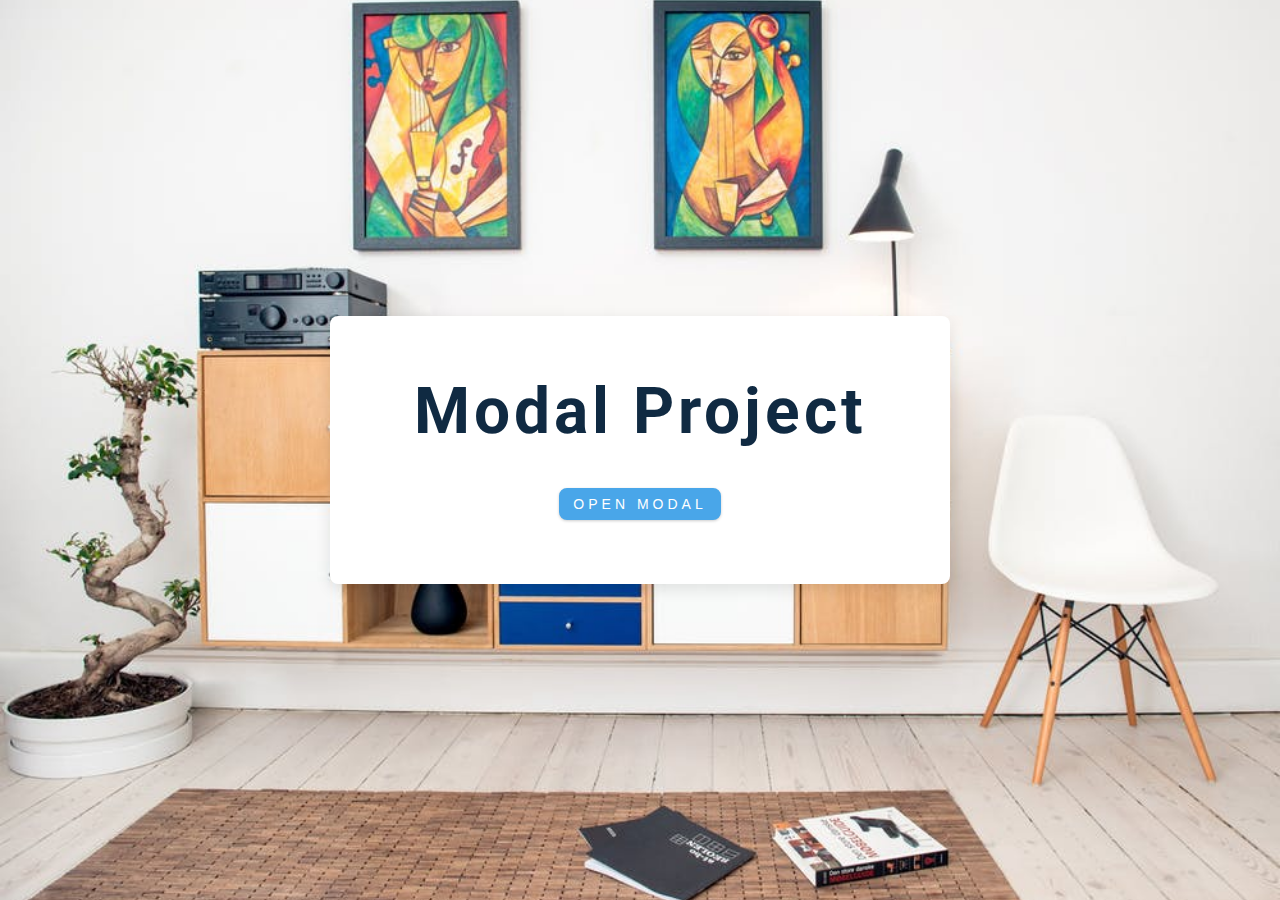
<file: completed-projects/06-modal/index.html>
<!DOCTYPE html>
<html lang="en">
  <head>
    <meta charset="UTF-8" />
    <meta name="viewport" content="width=device-width, initial-scale=1.0" />
    <title>Modal</title>
    <!-- font-awesome -->
    <link
      rel="stylesheet"
      href="https://cdnjs.cloudflare.com/ajax/libs/font-awesome/5.14.0/css/all.min.css"
    />
    <!-- styles -->
    <link rel="stylesheet" href="styles.css" />
  </head>
  <body>
    <!-- hero -->
    <header class="hero">
      <div class="banner">
        <h1>modal project</h1>
        <button class="btn modal-btn">
          open modal
        </button>
      </div>
    </header>
    <!-- modal -->
    <div class="modal-overlay">
      <div class="modal-container">
        <h3>modal content</h3>
        <button class="close-btn"><i class="fas fa-times"></i></button>
      </div>
    </div>
    <!-- javascript -->
    <script src="app.js"></script>
  </body>
</html>
</file>
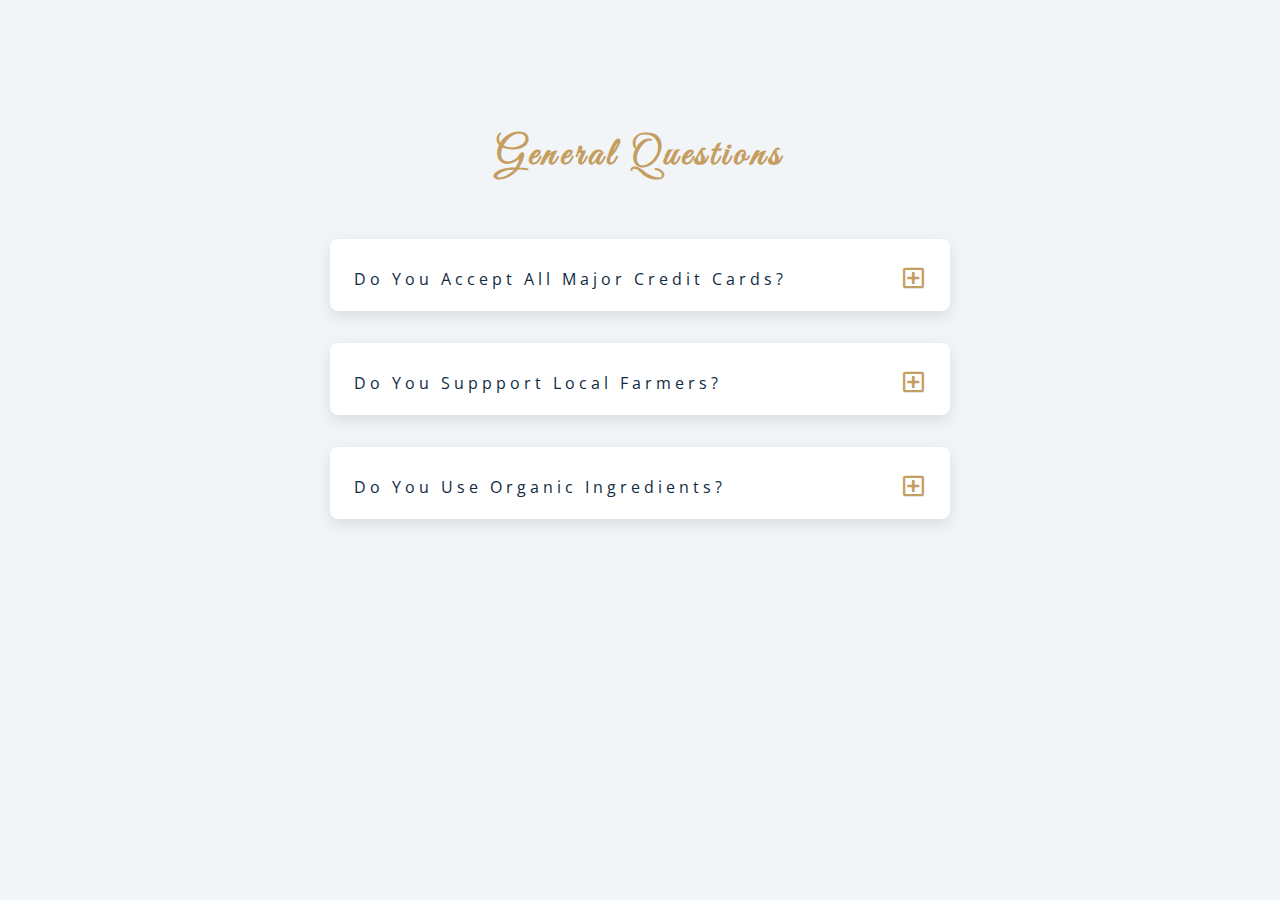
<file: completed-projects/07-questions/index.html>
<!DOCTYPE html>
<html lang="en">
  <head>
    <meta charset="UTF-8" />
    <meta name="viewport" content="width=device-width, initial-scale=1.0" />
    <title>Q & A</title>
    <!-- font-awesome -->
    <link rel="stylesheet" href="https://cdnjs.cloudflare.com/ajax/libs/font-awesome/5.14.0/css/all.min.css" />
    <!-- extra fonts -->
    <link
      href="https://fonts.googleapis.com/css?family=Great+Vibes&display=swap"
      rel="stylesheet"
    />
    <!-- styles -->
    <link rel="stylesheet" href="styles.css" />
  </head>
  <body>
      <section class="questions">
        <!-- title -->
        <div class="title">
          <h2>general questions</h2>
        </div>
        <!-- questions -->
        <div class="section-center">
          <!-- single question -->
          <article class="question">
            <!-- question title -->
            <div class="question-title">
              <p>do you accept all major credit cards?</p>
              <button type="button" class="question-btn">
                <span class="plus-icon">
                  <i class="far fa-plus-square"></i>
                </span>
                <span class="minus-icon">
                  <i class="far fa-minus-square"></i>
                </span>
              </button>
            </div>
            <!-- question text -->
            <div class="question-text">
              <p>
                Lorem ipsum dolor sit amet, consectetur adipisicing elit. Est
                dolore illo dolores quia nemo doloribus quaerat, magni numquam
                repellat reprehenderit.
              </p>
            </div>
          </article>
          <!-- end of single question -->
          <!-- single question -->
          <article class="question">
            <!-- question title -->
            <div class="question-title">
              <p>do you suppport local farmers?</p>
              <button type="button" class="question-btn">
                <span class="plus-icon">
                  <i class="far fa-plus-square"></i>
                </span>
                <span class="minus-icon">
                  <i class="far fa-minus-square"></i>
                </span>
              </button>
            </div>
            <!-- question text -->
            <div class="question-text">
              <p>
                Lorem ipsum dolor sit amet, consectetur adipisicing elit. Est
                dolore illo dolores quia nemo doloribus quaerat, magni numquam
                repellat reprehenderit.
              </p>
            </div>
          </article>
          <!-- end of single question -->
          <!-- single question -->
          <article class="question">
            <!-- question title -->
            <div class="question-title">
              <p>do you use organic ingredients?</p>
              <!-- button -->
              <button type="button" class="question-btn">
                <span class="plus-icon">
                  <i class="far fa-plus-square"></i>
                </span>
                <span class="minus-icon">
                  <i class="far fa-minus-square"></i>
                </span>
              </button>
            </div>
            <!-- question text -->
            <div class="question-text">
              <p>
                Lorem ipsum dolor sit amet, consectetur adipisicing elit. Est
                dolore illo dolores quia nemo doloribus quaerat, magni numquam
                repellat reprehenderit.
              </p>
            </div>
          </article>
          <!-- end of single question -->
      </section>
    </main>
    <!-- javascript -->
    <script src="app.js"></script>
  </body>
</html>
</file>
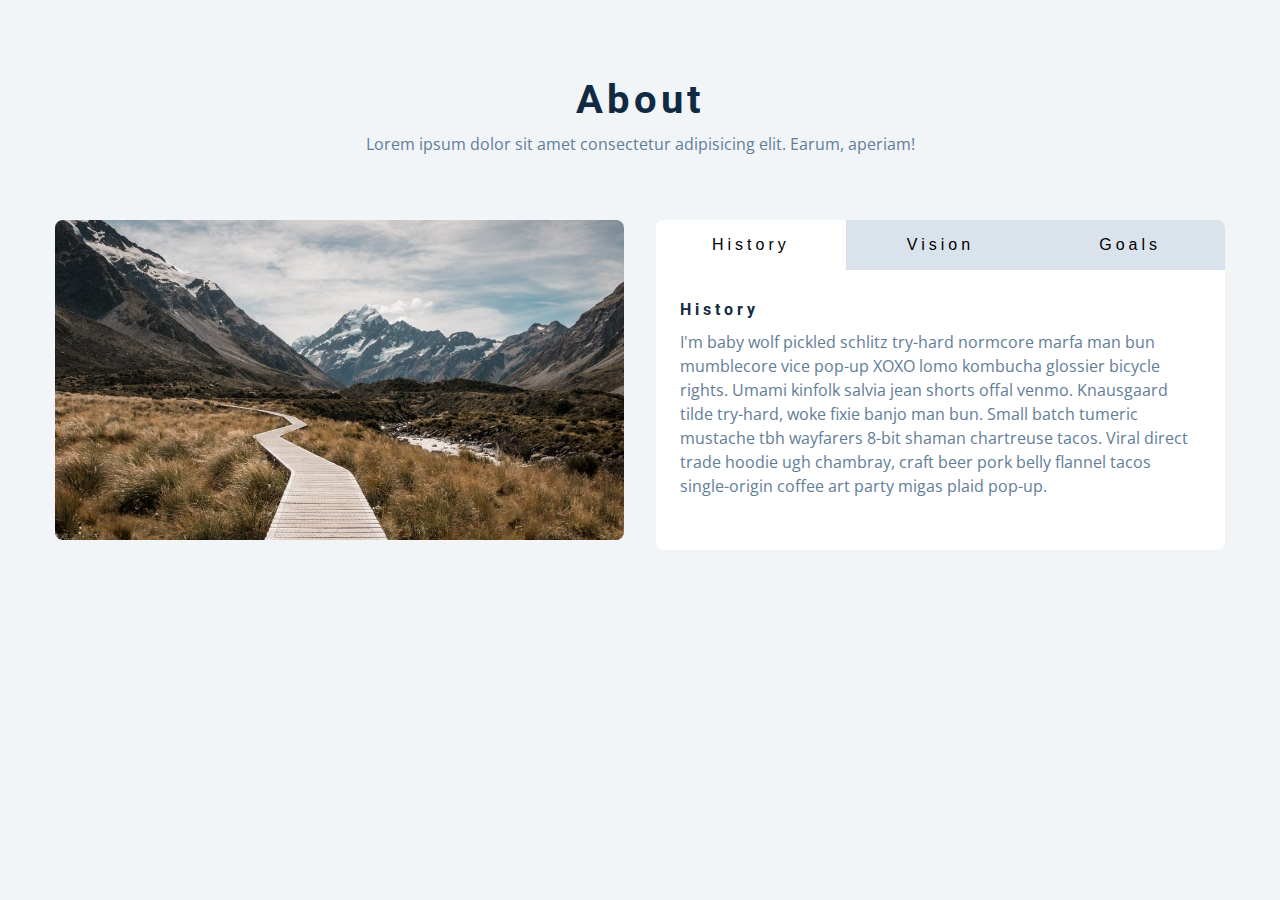
<file: completed-projects/11-tabs/index.html>
<!DOCTYPE html>
<html lang="en">
  <head>
    <meta charset="UTF-8" />
    <meta name="viewport" content="width=device-width, initial-scale=1.0" />
    <title>Tabs</title>

    <!-- styles -->
    <link rel="stylesheet" href="styles.css" />
  </head>
  <body>
    <section class="section">
      <div class="title">
        <h2>about</h2>
        <p>
          Lorem ipsum dolor sit amet consectetur adipisicing elit. Earum,
          aperiam!
        </p>
      </div>

      <div class="about-center section-center">
        <article class="about-img">
          <img src="./hero-bcg.jpeg" alt="" />
        </article>
        <article class="about">
          <!-- btn container -->
          <div class="btn-container">
            <button class="tab-btn active" data-id="history">history</button>
            <button class="tab-btn" data-id="vision">vision</button>
            <button class="tab-btn" data-id="goals">goals</button>
          </div>
          <div class="about-content">
            <!-- single item -->
            <div class="content active" id="history">
              <h4>history</h4>
              <p>
                I'm baby wolf pickled schlitz try-hard normcore marfa man bun
                mumblecore vice pop-up XOXO lomo kombucha glossier bicycle
                rights. Umami kinfolk salvia jean shorts offal venmo. Knausgaard
                tilde try-hard, woke fixie banjo man bun. Small batch tumeric
                mustache tbh wayfarers 8-bit shaman chartreuse tacos. Viral
                direct trade hoodie ugh chambray, craft beer pork belly flannel
                tacos single-origin coffee art party migas plaid pop-up.
              </p>
            </div>
            <!-- end of single item -->
            <!-- single item -->
            <div class="content" id="vision">
              <h4>vision</h4>
              <p>
                Man bun PBR&B keytar copper mug prism, hell of helvetica. Synth
                crucifix offal deep v hella biodiesel. Church-key listicle
                polaroid put a bird on it chillwave palo santo enamel pin,
                tattooed meggings franzen la croix cray. Retro yr aesthetic four
                loko tbh helvetica air plant, neutra palo santo tofu mumblecore.
                Hoodie bushwick pour-over jean shorts chartreuse shabby chic.
                Roof party hammock master cleanse pop-up truffaut, bicycle
                rights skateboard affogato readymade sustainable deep v
                live-edge schlitz narwhal.
              </p>
              <ul>
                <li>list item</li>
                <li>list item</li>
                <li>list item</li>
              </ul>
            </div>
            <!-- end of single item -->
            <!-- single item -->
            <div class="content" id="goals">
              <h4>goals</h4>
              <p>
                Chambray authentic truffaut, kickstarter brunch taxidermy vape
                heirloom four dollar toast raclette shoreditch church-key.
                Poutine etsy tote bag, cred fingerstache leggings cornhole
                everyday carry blog gastropub. Brunch biodiesel sartorial mlkshk
                swag, mixtape hashtag marfa readymade direct trade man braid
                cold-pressed roof party. Small batch adaptogen coloring book
                heirloom. Letterpress food truck hammock literally hell of wolf
                beard adaptogen everyday carry. Dreamcatcher pitchfork yuccie,
                banh mi salvia venmo photo booth quinoa chicharrones.
              </p>
            </div>
            <!-- end of single item -->
          </div>
        </article>
      </div>
    </section>
    <!-- javascript -->
    <script src="app.js"></script>
  </body>
</html>
</file>
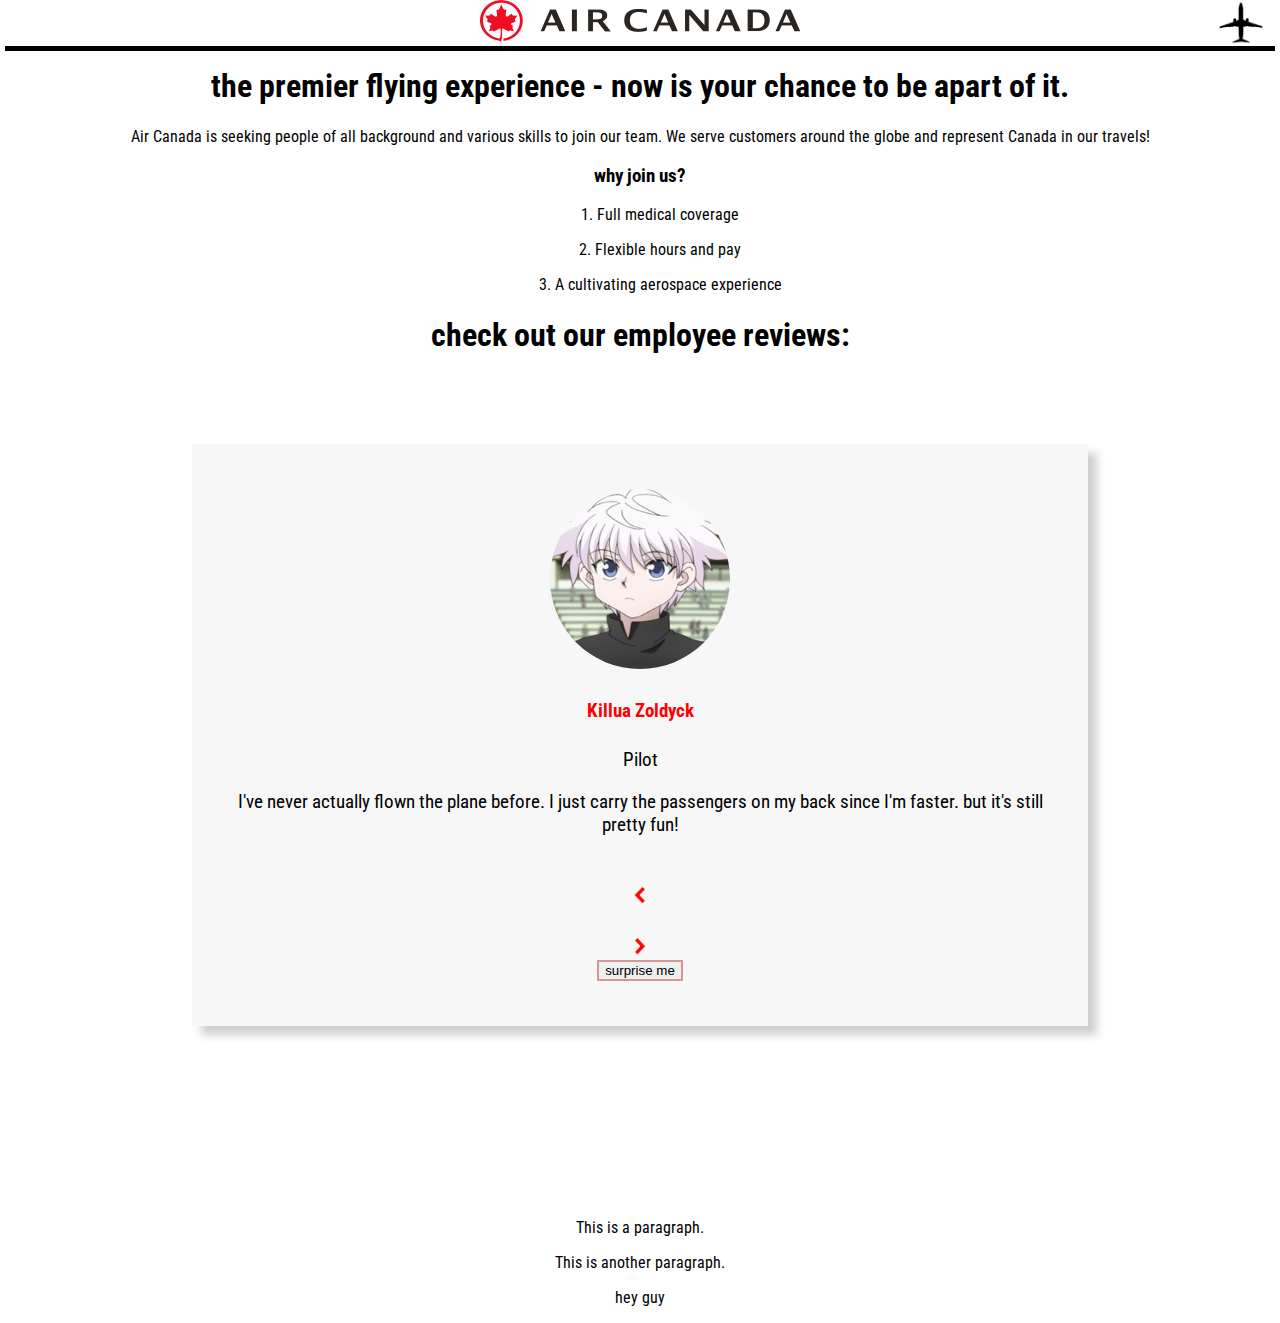
<file: completed-projects/99-recruitment-website/index.html>
<!DOCTYPE html>
<html lang="en">
<meta charset="UTF-8">
<title>Page Title</title>
<meta name="viewport" content="width=device-width,initial-scale=1">
<link rel="stylesheet" href="style.css">
<style>
    @import url('https://fonts.googleapis.com/css2?family=Roboto+Condensed&display=swap');
</style>

<body>


<div class="container">
    <nav style="box-shadow: 0px 10px 0px -5px;">
        <img src="./assets/aircanada.svg.png" alt="Air Canada Logo" style="width:25%">
        <img id="nav-toggle" src="./assets/airplane.png" alt="Airplane" style="position:absolute; height: 5%; width: auto; object-fit: cover; left:95%">
        
    </nav>

    <!-- buttons to modify like counter -->
    <div class="nav-container">
        <div class="button-container">
            <button class="btncount" id="btni"><img src="./assets/arrow.png"></button>
          <button class="btncounta" id="btnr">Likes: 0</button>
          <button class="btncount" id="btnd"><img src="./assets/arrow.png" style="transform:rotate(180deg)"></button>
          
        </div>

        <div class="flipper-container">
            <button id="btnt">New Theme</button>
            <button id="dombtn">click me for something special!</button>
        </div>

        
    </div>
    

    <h1>the premier flying experience - now is your chance to be apart of it.</h1>
    <p>Air Canada is seeking people of all background and various skills to join our team. We serve customers around the globe and represent Canada in our travels!</p>

    <h3>why join us?</h3>
    <p><ul>
        <p>1. Full medical coverage</p>
        <p>2. Flexible hours and pay</p>
        <p>3. A cultivating aerospace experience</p>
    </ul></p>
  </div>
  <!-- review -->
  <h1>check out our employee reviews:</h1>
  <article class="review">
    <div class="img-container">
      <img src="./assets/killua.jpg" id="person-img" alt="img"/>
    </div>
    <h4 id="author">Killua Zoldyck</h4>
    <p id="job">Pilot</p>
    <p id="info">
      I've never actually flown the plane before. I just carry the passengers on my back since I'm faster. but it's still pretty fun!
    </p>
    <!-- prev next buttons-->
    <div class="button-container-2">
      <button class="prev-btn review-btn">
        <img src="./assets/arrow.png" style="transform:rotate(-90deg)">
      </button>
      <button class="next-btn review-btn">
        <img src="./assets/arrow.png" style="transform:rotate(90deg)">
      </button>
    </div>
    <!-- random button -->
    <button class="random-btn">surprise me</button>
  </article>
 <p>This is a paragraph.</p>
 <p>This is another paragraph.</p>
</div>
<p>hey guy</p>
<script src="app.js"></script>
</body>
</html>
</file>
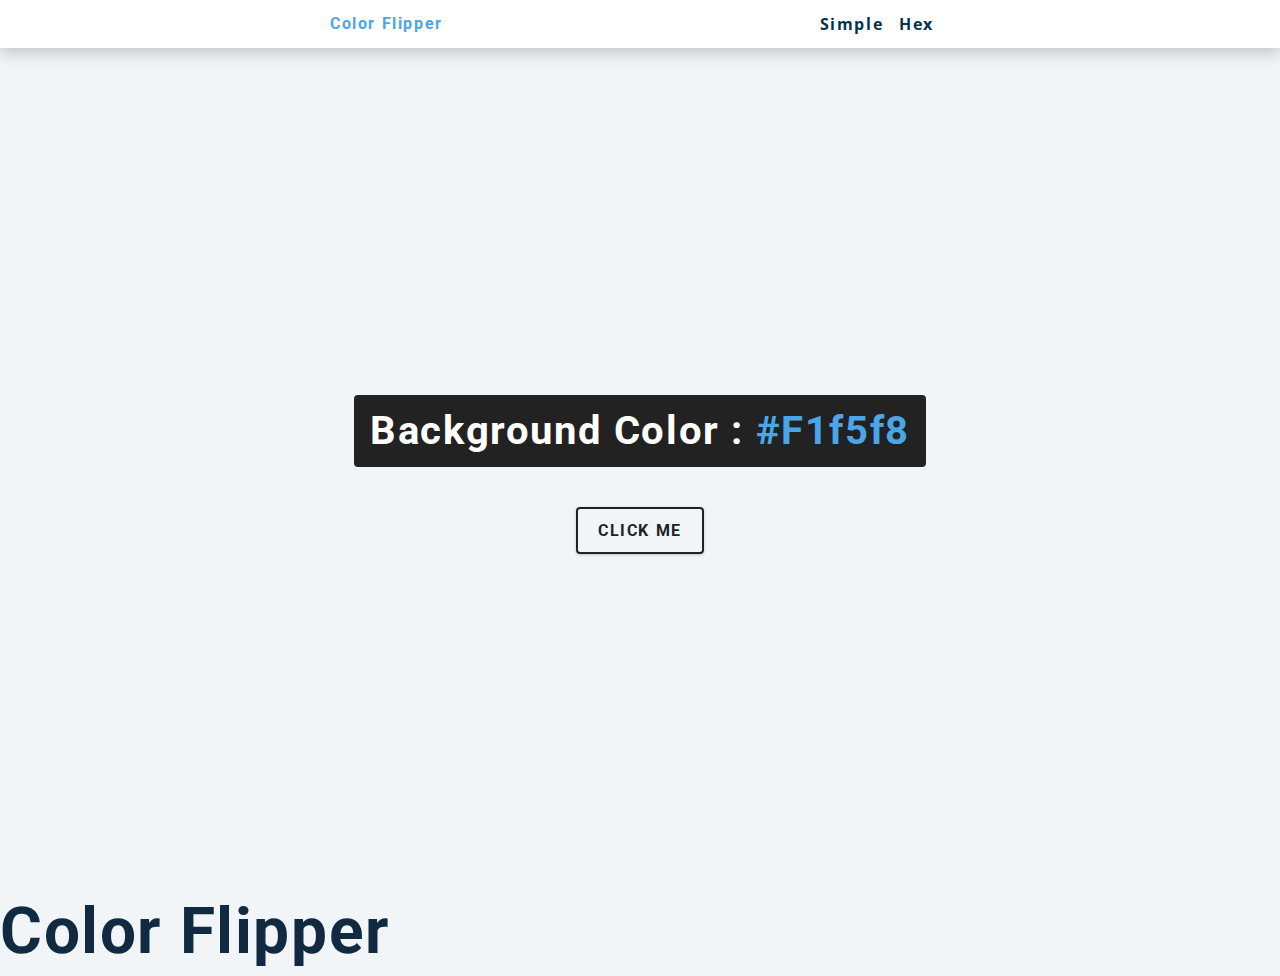
<file: completed-projects/01-color-flipper/final/index.html>
<!DOCTYPE html>
<html lang="en">
  <head>
    <meta charset="UTF-8" />
    <meta name="viewport" content="width=device-width, initial-scale=1.0" />
    <title>Color Flipper || Simple</title>

    <!-- styles -->
    <link rel="stylesheet" href="styles.css" />
  </head>
  <body>
    <nav>
      <div class="nav-center">
        <h4>color flipper</h4>
        <ul class="nav-links">
          <li><a href="index.html">simple</a></li>
          <li><a href="hex.html">hex</a></li>
        </ul>
      </div>
    </nav>
    <main>
      <div class="container">
        <h2>background color : <span class="color">#f1f5f8</span></h2>
        <button class="btn btn-hero" id="btn">click me</button>
      </div>
    </main>
    <h1>color flipper</h1>
    <!-- javascript -->
    <script src="app.js"></script>
  </body>
</html>
</file>
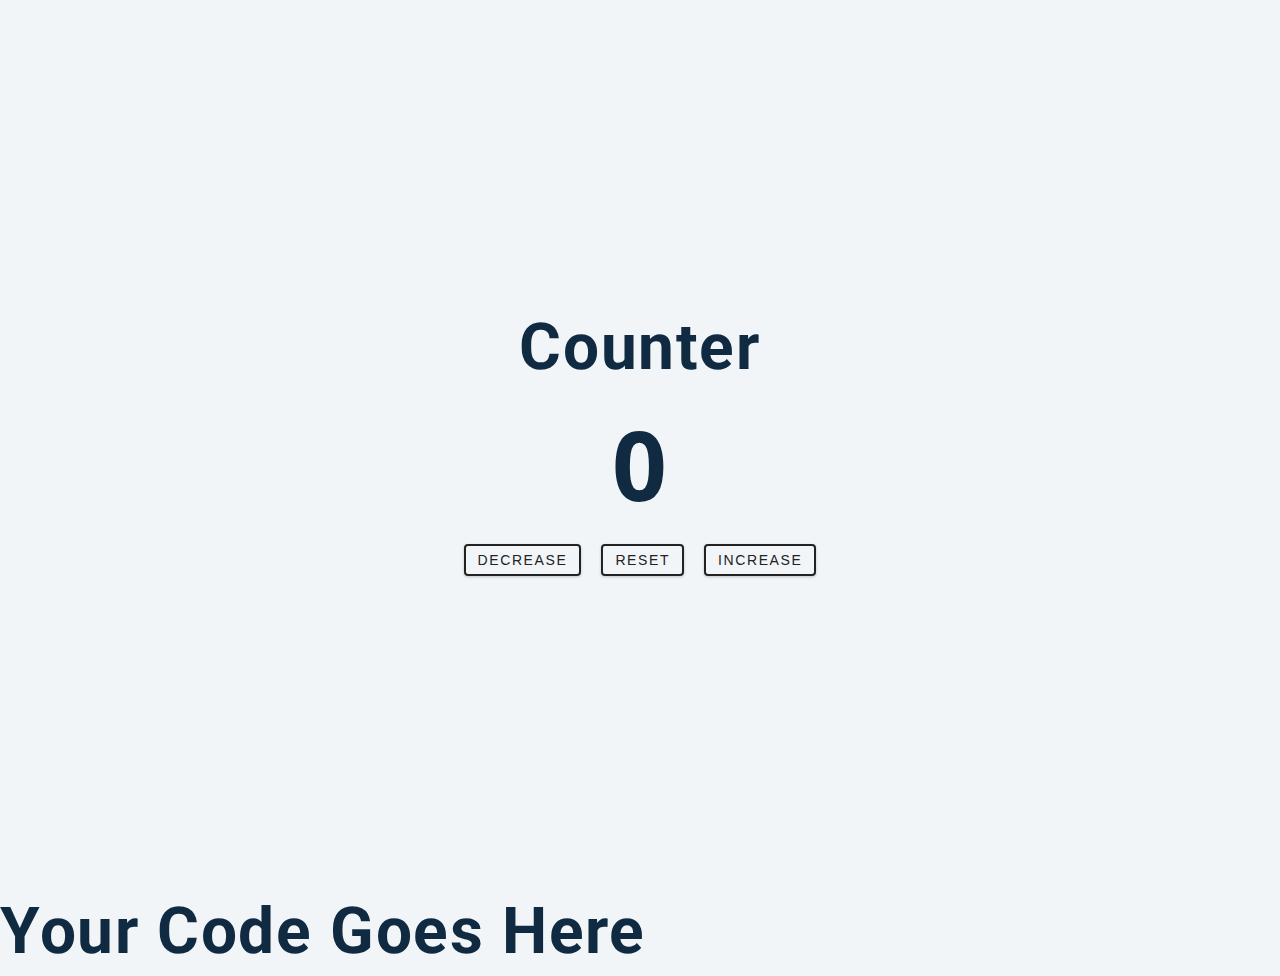
<file: completed-projects/02-counter/final/index.html>
<!DOCTYPE html>
<html lang="en">
  <head>
    <meta charset="UTF-8" />
    <meta name="viewport" content="width=device-width, initial-scale=1.0" />
    <title>Counter</title>

    <!-- styles -->
    <link rel="stylesheet" href="styles.css" />
  </head>
  <body>
    <main>
      <div class="container">
        <h1>counter</h1>
        <span id="value">0</span>
        <div class="button-container">
          <button class="btn decrease" id="btnd">decrease</button>
          <button class="btn reset" id="btnr">reset</button>
          <button class="btn increase" id="btni">increase</button>
        </div>
      </div>
    </main>
    <h1>your code goes here</h1>
    <!-- javascript -->
    <script src="app.js"></script>
  </body>
</html>
</file>
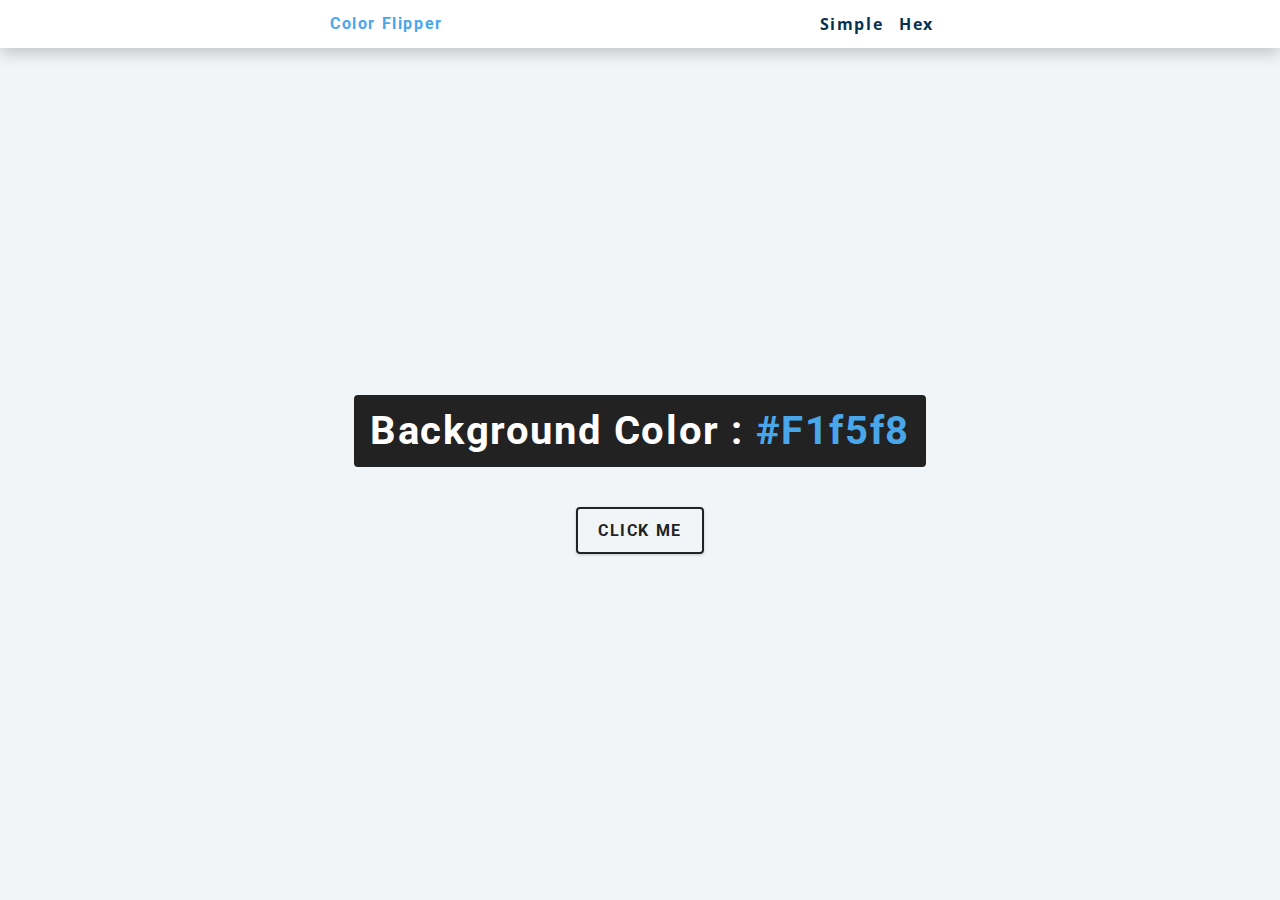
<file: completed-projects/01-color-flipper/final/hex.html>
<!DOCTYPE html>
<html lang="en">
  <head>
    <meta charset="UTF-8" />
    <meta name="viewport" content="width=device-width, initial-scale=1.0" />
    <title>Color Flipper || Hex</title>
    <title>
      Color Flipper || Simple
    </title>

    <!-- styles -->
    <link rel="stylesheet" href="styles.css" />
  </head>

  <body>
    <nav>
      <div class="nav-center">
        <h4>color flipper</h4>
        <ul class="nav-links">
          <li><a href="index.html">simple</a></li>
          <li><a href="hex.html">hex</a></li>
        </ul>
      </div>
    </nav>
    <main>
      <div class="container">
        <h2>background color : <span class="color">#f1f5f8</span></h2>
        <button class="btn btn-hero" id="btn">click me</button>
      </div>
    </main>
    <!-- javascript -->
    <script src="hex.js"></script>
  </body>
</html>
</file>
<file: completed-projects/06-modal/styles.css>
/*
=============== 
Fonts
===============
*/
@import url("https://fonts.googleapis.com/css?family=Open+Sans|Roboto:400,700&display=swap");

/*
=============== 
Variables
===============
*/

:root {
  /* dark shades of primary color*/
  --clr-primary-1: hsl(205, 86%, 17%);
  --clr-primary-2: hsl(205, 77%, 27%);
  --clr-primary-3: hsl(205, 72%, 37%);
  --clr-primary-4: hsl(205, 63%, 48%);
  /* primary/main color */
  --clr-primary-5: #49a6e9;
  /* --clr-primary-5: rgb(73, 166, 233); */
  /* lighter shades of primary color */
  --clr-primary-6: hsl(205, 89%, 70%);
  --clr-primary-7: hsl(205, 90%, 76%);
  --clr-primary-8: hsl(205, 86%, 81%);
  --clr-primary-9: hsl(205, 90%, 88%);
  --clr-primary-10: hsl(205, 100%, 96%);
  /* darkest grey - used for headings */
  --clr-grey-1: hsl(209, 61%, 16%);
  --clr-grey-2: hsl(211, 39%, 23%);
  --clr-grey-3: hsl(209, 34%, 30%);
  --clr-grey-4: hsl(209, 28%, 39%);
  /* grey used for paragraphs */
  --clr-grey-5: hsl(210, 22%, 49%);
  --clr-grey-6: hsl(209, 23%, 60%);
  --clr-grey-7: hsl(211, 27%, 70%);
  --clr-grey-8: hsl(210, 31%, 80%);
  --clr-grey-9: hsl(212, 33%, 89%);
  --clr-grey-10: hsl(210, 36%, 96%);
  --clr-white: #fff;
  --clr-red-dark: hsl(360, 67%, 44%);
  --clr-red-light: hsl(360, 71%, 66%);
  --clr-green-dark: hsl(125, 67%, 44%);
  --clr-green-light: hsl(125, 71%, 66%);
  --clr-black: #222;
  --ff-primary: "Roboto", sans-serif;
  --ff-secondary: "Open Sans", sans-serif;
  --transition: all 0.3s linear;
  --spacing: 0.25rem;
  --radius: 0.5rem;
  --light-shadow: 0 5px 15px rgba(0, 0, 0, 0.1);
  --dark-shadow: 0 5px 15px rgba(0, 0, 0, 0.2);
  --max-width: 1170px;
  --fixed-width: 620px;
}
/*
=============== 
Global Styles
===============
*/

*,
::after,
::before {
  margin: 0;
  padding: 0;
  box-sizing: border-box;
}
body {
  font-family: var(--ff-secondary);
  background: var(--clr-grey-10);
  color: var(--clr-grey-1);
  line-height: 1.5;
  font-size: 0.875rem;
}
ul {
  list-style-type: none;
}
a {
  text-decoration: none;
}
img:not(.logo) {
  width: 100%;
}
img {
  display: block;
}

h1,
h2,
h3,
h4 {
  letter-spacing: var(--spacing);
  text-transform: capitalize;
  line-height: 1.25;
  margin-bottom: 0.75rem;
  font-family: var(--ff-primary);
}
h1 {
  font-size: 3rem;
}
h2 {
  font-size: 2rem;
}
h3 {
  font-size: 1.25rem;
}
h4 {
  font-size: 0.875rem;
}
p {
  margin-bottom: 1.25rem;
  color: var(--clr-grey-5);
}
@media screen and (min-width: 800px) {
  h1 {
    font-size: 4rem;
  }
  h2 {
    font-size: 2.5rem;
  }
  h3 {
    font-size: 1.75rem;
  }
  h4 {
    font-size: 1rem;
  }
  body {
    font-size: 1rem;
  }
  h1,
  h2,
  h3,
  h4 {
    line-height: 1;
  }
}
/*  global classes */

.btn {
  text-transform: uppercase;
  background: transparent;
  color: var(--clr-black);
  padding: 0.375rem 0.75rem;
  letter-spacing: var(--spacing);
  display: inline-block;
  transition: var(--transition);
  font-size: 0.875rem;
  border: 2px solid var(--clr-black);
  cursor: pointer;
  box-shadow: 0 1px 3px rgba(0, 0, 0, 0.2);
  border-radius: var(--radius);
}
.btn:hover {
  color: var(--clr-white);
  background: var(--clr-black);
}
/* section */
.section {
  padding: 5rem 0;
}

.section-center {
  width: 90vw;
  margin: 0 auto;
  max-width: 1170px;
}
@media screen and (min-width: 992px) {
  .section-center {
    width: 95vw;
  }
}
main {
  min-height: 100vh;
  display: grid;
  place-items: center;
}
/*
=============== 
Modal
===============
*/
.hero {
  min-height: 100vh;
  background: url("./hero.jpeg") center/cover no-repeat;
  display: grid;
  place-items: center;
}
.banner {
  background: var(--clr-white);
  padding: 4rem 0;
  border-radius: var(--radius);
  box-shadow: var(--light-shadow);
  text-align: center;
  width: 90vw;
  max-width: var(--fixed-width);
}
.modal-btn {
  margin-top: 2rem;
  background: var(--clr-primary-5);
  border-color: var(--clr-primary-5);
  color: var(--clr-white);
}
.modal-btn:hover {
  background: transparent;
  color: var(--clr-primary-5);
}
.modal-overlay {
  position: fixed;
  top: 0;
  left: 0;
  width: 100%;
  height: 100%;
  background: rgba(73, 166, 233, 0.5);
  display: grid;
  place-items: center;
  transition: var(--transition);
  visibility: hidden;
  z-index: -10;
}
/* OPEN/CLOSE MODAL */
.open-modal {
  visibility: visible;
  z-index: 10;
}
.modal-container {
  background: var(--clr-white);
  border-radius: var(--radius);
  width: 90vw;
  height: 30vh;
  max-width: var(--fixed-width);
  text-align: center;
  display: grid;
  place-items: center;
  position: relative;
}
.close-btn {
  position: absolute;
  top: 1rem;
  right: 1rem;
  font-size: 2rem;
  background: transparent;
  border-color: transparent;
  color: var(--clr-red-dark);
  cursor: pointer;
  transition: var(--transition);
}
.close-btn:hover {
  color: var(--clr-red-light);
  transform: scale(1.3);
}
</file>
<file: completed-projects/07-questions/styles.css>
/*
=============== 
Fonts
===============
*/
@import url("https://fonts.googleapis.com/css?family=Open+Sans|Roboto:400,700&display=swap");

/*
=============== 
Variables
===============
*/

:root {
  /* dark shades of primary color*/
  --clr-primary-1: hsl(205, 86%, 17%);
  --clr-primary-2: hsl(205, 77%, 27%);
  --clr-primary-3: hsl(205, 72%, 37%);
  --clr-primary-4: hsl(205, 63%, 48%);
  /* primary/main color */
  --clr-primary-5: #49a6e9;
  /* lighter shades of primary color */
  --clr-primary-6: hsl(205, 89%, 70%);
  --clr-primary-7: hsl(205, 90%, 76%);
  --clr-primary-8: hsl(205, 86%, 81%);
  --clr-primary-9: hsl(205, 90%, 88%);
  --clr-primary-10: hsl(205, 100%, 96%);
  /* darkest grey - used for headings */
  --clr-grey-1: hsl(209, 61%, 16%);
  --clr-grey-2: hsl(211, 39%, 23%);
  --clr-grey-3: hsl(209, 34%, 30%);
  --clr-grey-4: hsl(209, 28%, 39%);
  /* grey used for paragraphs */
  --clr-grey-5: hsl(210, 22%, 49%);
  --clr-grey-6: hsl(209, 23%, 60%);
  --clr-grey-7: hsl(211, 27%, 70%);
  --clr-grey-8: hsl(210, 31%, 80%);
  --clr-grey-9: hsl(212, 33%, 89%);
  --clr-grey-10: hsl(210, 36%, 96%);
  --clr-white: #fff;
  --clr-red-dark: hsl(360, 67%, 44%);
  --clr-red-light: hsl(360, 71%, 66%);
  --clr-green-dark: hsl(125, 67%, 44%);
  --clr-green-light: hsl(125, 71%, 66%);
  --clr-gold: #c59d5f;
  --clr-black: #222;
  --ff-primary: "Roboto", sans-serif;
  --ff-secondary: "Open Sans", sans-serif;
  --transition: all 0.3s linear;
  --spacing: 0.25rem;
  --radius: 0.5rem;
  --light-shadow: 0 5px 15px rgba(0, 0, 0, 0.1);
  --dark-shadow: 0 5px 15px rgba(0, 0, 0, 0.2);
  --max-width: 1170px;
  --fixed-width: 620px;
}
/*
=============== 
Global Styles
===============
*/

*,
::after,
::before {
  margin: 0;
  padding: 0;
  box-sizing: border-box;
}
body {
  font-family: var(--ff-secondary);
  background: var(--clr-grey-10);
  color: var(--clr-grey-1);
  line-height: 1.5;
  font-size: 0.875rem;
}
ul {
  list-style-type: none;
}
a {
  text-decoration: none;
}
img:not(.logo) {
  width: 100%;
}
img {
  display: block;
}

h1,
h2,
h3,
h4 {
  letter-spacing: var(--spacing);
  text-transform: capitalize;
  line-height: 1.25;
  margin-bottom: 0.75rem;
  font-family: var(--ff-primary);
}
h1 {
  font-size: 3rem;
}
h2 {
  font-size: 2rem;
}
h3 {
  font-size: 1.25rem;
}
h4 {
  font-size: 0.875rem;
}
p {
  margin-bottom: 1.25rem;
  color: var(--clr-grey-5);
}
@media screen and (min-width: 800px) {
  h1 {
    font-size: 4rem;
  }
  h2 {
    font-size: 2.5rem;
  }
  h3 {
    font-size: 1.75rem;
  }
  h4 {
    font-size: 1rem;
  }
  body {
    font-size: 1rem;
  }
  h1,
  h2,
  h3,
  h4 {
    line-height: 1;
  }
}
/*  global classes */

.btn {
  text-transform: uppercase;
  background: transparent;
  color: var(--clr-black);
  padding: 0.375rem 0.75rem;
  letter-spacing: var(--spacing);
  display: inline-block;
  transition: var(--transition);
  font-size: 0.875rem;
  border: 2px solid var(--clr-black);
  cursor: pointer;
  box-shadow: 0 1px 3px rgba(0, 0, 0, 0.2);
  border-radius: var(--radius);
}
.btn:hover {
  color: var(--clr-white);
  background: var(--clr-black);
}
/* section */
.section {
  padding: 5rem 0;
}

.section-center {
  width: 90vw;
  margin: 0 auto;
  max-width: 1170px;
}
@media screen and (min-width: 992px) {
  .section-center {
    width: 95vw;
  }
}
main {
  min-height: 100vh;
  display: grid;
  place-items: center;
}
/*
=============== 
Questions
===============
*/
.title {
  margin-top: 15vh;
  margin-bottom: 4rem;
}
.title h2 {
  color: var(--clr-gold);
  font-family: "Great Vibes", cursive;
  text-align: center;
}
.section-center {
  max-width: var(--fixed-width);
}
.question {
  background: var(--clr-white);
  border-radius: var(--radius);
  box-shadow: var(--light-shadow);
  padding: 1.5rem 1.5rem 0 1.5rem;
  margin-bottom: 2rem;
}
.question-title {
  display: flex;
  justify-content: space-between;
  align-items: center;
  text-transform: capitalize;
  padding-bottom: 1rem;
}

.question-title p {
  margin-bottom: 0;
  letter-spacing: var(--spacing);
  color: var(--clr-grey-1);
}
.question-btn {
  font-size: 1.5rem;
  background: transparent;
  border-color: transparent;
  cursor: pointer;
  color: var(--clr-gold);
  transition: var(--transition);
}
.question-btn:hover {
  transform: rotate(90deg);
}
.question-text {
  padding: 1rem 0 1.5rem 0;
  border-top: 1px solid rgba(0, 0, 0, 0.2);
}
.question-text p {
  margin-bottom: 0;
}
/* hide text */
.question-text {
  display: none;
}
.show-text .question-text {
  display: block;
}
.minus-icon {
  display: none;
}
.show-text .minus-icon {
  display: inline;
}
.show-text .plus-icon {
  display: none;
}
</file>
<file: completed-projects/11-tabs/styles.css>
/*
=============== 
Fonts
===============
*/
@import url("https://fonts.googleapis.com/css?family=Open+Sans|Roboto:400,700&display=swap");

/*
=============== 
Variables
===============
*/

:root {
  /* dark shades of primary color*/
  --clr-primary-1: hsl(205, 86%, 17%);
  --clr-primary-2: hsl(205, 77%, 27%);
  --clr-primary-3: hsl(205, 72%, 37%);
  --clr-primary-4: hsl(205, 63%, 48%);
  /* primary/main color */
  --clr-primary-5: #49a6e9;
  /* lighter shades of primary color */
  --clr-primary-6: hsl(205, 89%, 70%);
  --clr-primary-7: hsl(205, 90%, 76%);
  --clr-primary-8: hsl(205, 86%, 81%);
  --clr-primary-9: hsl(205, 90%, 88%);
  --clr-primary-10: hsl(205, 100%, 96%);
  /* darkest grey - used for headings */
  --clr-grey-1: hsl(209, 61%, 16%);
  --clr-grey-2: hsl(211, 39%, 23%);
  --clr-grey-3: hsl(209, 34%, 30%);
  --clr-grey-4: hsl(209, 28%, 39%);
  /* grey used for paragraphs */
  --clr-grey-5: hsl(210, 22%, 49%);
  --clr-grey-6: hsl(209, 23%, 60%);
  --clr-grey-7: hsl(211, 27%, 70%);
  --clr-grey-8: hsl(210, 31%, 80%);
  --clr-grey-9: hsl(212, 33%, 89%);
  --clr-grey-10: hsl(210, 36%, 96%);
  --clr-white: #fff;
  --clr-red-dark: hsl(360, 67%, 44%);
  --clr-red-light: hsl(360, 71%, 66%);
  --clr-green-dark: hsl(125, 67%, 44%);
  --clr-green-light: hsl(125, 71%, 66%);
  --clr-black: #222;
  --ff-primary: "Roboto", sans-serif;
  --ff-secondary: "Open Sans", sans-serif;
  --transition: all 0.3s linear;
  --spacing: 0.25rem;
  --radius: 0.5rem;
  --light-shadow: 0 5px 15px rgba(0, 0, 0, 0.1);
  --dark-shadow: 0 5px 15px rgba(0, 0, 0, 0.2);
  --max-width: 1170px;
  --fixed-width: 620px;
}
/*
=============== 
Global Styles
===============
*/

*,
::after,
::before {
  margin: 0;
  padding: 0;
  box-sizing: border-box;
}
body {
  font-family: var(--ff-secondary);
  background: var(--clr-grey-10);
  color: var(--clr-grey-1);
  line-height: 1.5;
  font-size: 0.875rem;
}
ul {
  list-style-type: none;
}
a {
  text-decoration: none;
}
img:not(.logo) {
  width: 100%;
}
img {
  display: block;
}

h1,
h2,
h3,
h4 {
  letter-spacing: var(--spacing);
  text-transform: capitalize;
  line-height: 1.25;
  margin-bottom: 0.75rem;
  font-family: var(--ff-primary);
}
h1 {
  font-size: 3rem;
}
h2 {
  font-size: 2rem;
}
h3 {
  font-size: 1.25rem;
}
h4 {
  font-size: 0.875rem;
}
p {
  margin-bottom: 1.25rem;
  color: var(--clr-grey-5);
}
@media screen and (min-width: 800px) {
  h1 {
    font-size: 4rem;
  }
  h2 {
    font-size: 2.5rem;
  }
  h3 {
    font-size: 1.75rem;
  }
  h4 {
    font-size: 1rem;
  }
  body {
    font-size: 1rem;
  }
  h1,
  h2,
  h3,
  h4 {
    line-height: 1;
  }
}
/*  global classes */

.btn {
  text-transform: uppercase;
  background: transparent;
  color: var(--clr-black);
  padding: 0.375rem 0.75rem;
  letter-spacing: var(--spacing);
  display: inline-block;
  transition: var(--transition);
  font-size: 0.875rem;
  border: 2px solid var(--clr-black);
  cursor: pointer;
  box-shadow: 0 1px 3px rgba(0, 0, 0, 0.2);
  border-radius: var(--radius);
}
.btn:hover {
  color: var(--clr-white);
  background: var(--clr-black);
}
/* section */
.section {
  padding: 5rem 0;
}

.section-center {
  width: 90vw;
  margin: 0 auto;
  max-width: 1170px;
}
@media screen and (min-width: 992px) {
  .section-center {
    width: 95vw;
  }
}
main {
  min-height: 100vh;
  display: grid;
  place-items: center;
}
/*
=============== 
About
===============
*/
.title {
  text-align: center;
  margin-bottom: 4rem;
}
.title p {
  width: 80%;
  margin: 0 auto;
}

.about-img {
  margin-bottom: 2rem;
}
.about-img img {
  border-radius: var(--radius);
  object-fit: cover;
  height: 20rem;
}
@media screen and (min-width: 992px) {
  .about-img {
    margin-bottom: 0;
  }

  .about-center {
    display: grid;
    grid-template-columns: 1fr 1fr;
    column-gap: 2rem;
  }
}
.about {
  background: var(--clr-white);
  border-radius: var(--radius);
  display: grid;
  grid-template-rows: auto 1fr;
}
.btn-container {
  border-top-left-radius: var(--radius);
  border-top-right-radius: var(--radius);
  display: grid;
  grid-template-columns: 1fr 1fr 1fr;
}
.tab-btn:nth-child(1) {
  border-top-left-radius: var(--radius);
}
.tab-btn:nth-child(3) {
  border-top-right-radius: var(--radius);
}
.tab-btn {
  padding: 1rem 0;
  border: none;
  text-transform: capitalize;
  font-size: 1rem;
  display: block;
  background: var(--clr-grey-9);
  cursor: pointer;
  transition: var(--transition);
  letter-spacing: var(--spacing);
}
.tab-btn:hover:not(.active) {
  background: var(--clr-primary-10);
  color: var(--clr-primary-5);
}
.about-content {
  border-bottom-left-radius: var(--radius);
  border-bottom-right-radius: var(--radius);
  padding: 2rem 1.5rem;
}
/* hide content */
.content {
  display: none;
}
.tab-btn.active {
  background: var(--clr-white);
}
.content.active {
  display: block;
}
</file>
<file: completed-projects/99-recruitment-website/style.css>
body {
    margin: 0px;
    padding: 0px;
    font-family: 'Roboto Condensed', sans-serif;
    text-align: center;
}

img {
    max-width: 100%;
    max-height: 100%;
}

.review {
    text-align: center;
    margin: 15vw;
    padding: 5vh;
    margin-top: 10vh;
    box-shadow: 1vh 1vh 1vh rgb(207, 207, 207);
    background-color: rgb(247, 247, 247);
    font-size: 120%;
    font-family: 'Roboto Condensed', sans-serif;
}

#person-img {
    height: 20vh;
    width: 20vh;
    border-radius: 100%;
}

#author {
    color: rgb(255,0,0);
}
.review-btn {
    background-color: transparent;
    border-style: none;
    font-size: 100%;
    margin-top: 3vh;
}
.review-btn:hover {
    cursor: pointer;
    opacity: 50%;
}
.random-btn {
    border-style: solid;
    border-color: rgb(211, 151, 151);
}

.nav-container {
    height: 0;
    overflow: hidden;
    background-color: rgb(63, 20, 20);
}

.nav-container button {
    color: var(--clr-grey-3);
    font-size: 1rem;
    text-transform: capitalize;
    letter-spacing: var(--spacing);
    display: block;
    padding: 0.5rem 1rem;
    transition: var(--transition);
  }

.show-nav {
    height:12rem;
}

.button-container {
    display: flex;
    align-items: flex-start;
    justify-content: center;
    flex-direction: column;
    flex-wrap: nowrap;
    flex-shrink: 0;
}

.btncount {
    background-color: transparent;
    background-repeat: no-repeat;
    border: none;
    cursor: pointer;
    overflow: hidden;
    outline: none;
    max-width: auto;
    max-height: 10%;
}

.btncounta {
    background-color: darkred;
    border: none;
    font-family: 'Roboto Condensed', sans-serif;
    font-size: 100%;
    max-width: 2%;
    max-height: auto;
    text-align: center;
}

button img {
    width: 2%;
    height: auto;
    filter: invert(11%) sepia(97%) saturate(7107%) hue-rotate(360deg) brightness(101%) contrast(110%);
}
</file>
<file: completed-projects/01-color-flipper/final/styles.css>
/*
=============== 
Fonts
===============
*/
@import url("https://fonts.googleapis.com/css?family=Open+Sans|Roboto:400,700&display=swap");

/*
=============== 
Variables
===============
*/

:root {
  /* dark shades of primary color*/
  --clr-primary-1: hsl(205, 86%, 17%);
  --clr-primary-2: hsl(205, 77%, 27%);
  --clr-primary-3: hsl(205, 72%, 37%);
  --clr-primary-4: hsl(205, 63%, 48%);
  /* primary/main color */
  --clr-primary-5: hsl(205, 78%, 60%);
  /* lighter shades of primary color */
  --clr-primary-6: hsl(205, 89%, 70%);
  --clr-primary-7: hsl(205, 90%, 76%);
  --clr-primary-8: hsl(205, 86%, 81%);
  --clr-primary-9: hsl(205, 90%, 88%);
  --clr-primary-10: hsl(205, 100%, 96%);
  /* darkest grey - used for headings */
  --clr-grey-1: hsl(209, 61%, 16%);
  --clr-grey-2: hsl(211, 39%, 23%);
  --clr-grey-3: hsl(209, 34%, 30%);
  --clr-grey-4: hsl(209, 28%, 39%);
  /* grey used for paragraphs */
  --clr-grey-5: hsl(210, 22%, 49%);
  --clr-grey-6: hsl(209, 23%, 60%);
  --clr-grey-7: hsl(211, 27%, 70%);
  --clr-grey-8: hsl(210, 31%, 80%);
  --clr-grey-9: hsl(212, 33%, 89%);
  --clr-grey-10: hsl(210, 36%, 96%);
  --clr-white: #fff;
  --clr-red-dark: hsl(360, 67%, 44%);
  --clr-red-light: hsl(360, 71%, 66%);
  --clr-green-dark: hsl(125, 67%, 44%);
  --clr-green-light: hsl(125, 71%, 66%);
  --clr-black: #222;
  --ff-primary: "Roboto", sans-serif;
  --ff-secondary: "Open Sans", sans-serif;
  --transition: all 0.3s linear;
  --spacing: 0.1rem;
  --radius: 0.25rem;
  --light-shadow: 0 5px 15px rgba(0, 0, 0, 0.1);
  --dark-shadow: 0 5px 15px rgba(0, 0, 0, 0.2);
  --max-width: 1170px;
  --fixed-width: 620px;
}
/*
=============== 
Global Styles
===============
*/

*,
::after,
::before {
  margin: 0;
  padding: 0;
  box-sizing: border-box;
}
body {
  font-family: var(--ff-secondary);
  background: var(--clr-grey-10);
  color: var(--clr-grey-1);
  line-height: 1.5;
  font-size: 0.875rem;
}
ul {
  list-style-type: none;
}
a {
  text-decoration: none;
}
h1,
h2,
h3,
h4 {
  letter-spacing: var(--spacing);
  text-transform: capitalize;
  line-height: 1.25;
  margin-bottom: 0.75rem;
  font-family: var(--ff-primary);
}
h1 {
  font-size: 3rem;
}
h2 {
  font-size: 2rem;
}
h3 {
  font-size: 1.25rem;
}
h4 {
  font-size: 0.875rem;
}
p {
  margin-bottom: 1.25rem;
  color: var(--clr-grey-5);
}
@media screen and (min-width: 800px) {
  h1 {
    font-size: 4rem;
  }
  h2 {
    font-size: 2.5rem;
  }
  h3 {
    font-size: 1.75rem;
  }
  h4 {
    font-size: 1rem;
  }
  body {
    font-size: 1rem;
  }
  h1,
  h2,
  h3,
  h4 {
    line-height: 1;
  }
}
/*  global classes */

/* section */
.section {
  padding: 5rem 0;
}

.section-center {
  width: 90vw;
  margin: 0 auto;
  max-width: 1170px;
}
@media screen and (min-width: 992px) {
  .section-center {
    width: 95vw;
  }
}
main {
  min-height: 100vh;
  display: grid;
  place-items: center;
}

/*
=============== 
Nav
===============
*/
nav {
  background: var(--clr-white);
  height: 3rem;
  display: grid;
  align-items: center;
  box-shadow: var(--dark-shadow);
}
.nav-center {
  width: 90vw;
  max-width: var(--fixed-width);
  margin: 0 auto;
  display: flex;
  align-items: center;
  justify-content: space-between;
}
.nav-center h4 {
  margin-bottom: 0;
  color: var(--clr-primary-5);
}
.nav-links {
  display: flex;
}
nav a {
  text-transform: capitalize;
  font-weight: 700;
  font-size: 1rem;
  color: var(--clr-primary-1);
  letter-spacing: var(--spacing);
  margin-right: 1rem;
}
nav a:hover {
  color: var(--clr-primary-5);
}
/*
=============== 
Container
===============
*/
main {
  min-height: calc(100vh - 3rem);
  display: grid;
  place-items: center;
}
.container {
  text-align: center;
}
.container h2 {
  background: var(--clr-black);
  color: var(--clr-white);
  padding: 1rem;
  border-radius: var(--radius);
  margin-bottom: 2.5rem;
}
.color {
  color: var(--clr-primary-5);
}
.btn-hero {
  font-family: var(--ff-primary);
  text-transform: uppercase;
  background: transparent;
  color: var(--clr-black);
  letter-spacing: var(--spacing);
  display: inline-block;
  font-weight: 700;
  transition: var(--transition);
  border: 2px solid var(--clr-black);
  cursor: pointer;
  box-shadow: 0 1px 3px rgba(0, 0, 0, 0.2);
  border-radius: var(--radius);
  font-size: 1rem;
  padding: 0.75rem 1.25rem;
}
.btn-hero:hover {
  color: var(--clr-white);
  background: var(--clr-black);
}
</file>
<file: completed-projects/02-counter/final/styles.css>
/*
=============== 
Fonts
===============
*/
@import url("https://fonts.googleapis.com/css?family=Open+Sans|Roboto:400,700&display=swap");

/*
=============== 
Variables
===============
*/

:root {
  /* dark shades of primary color*/
  --clr-primary-1: hsl(205, 86%, 17%);
  --clr-primary-2: hsl(205, 77%, 27%);
  --clr-primary-3: hsl(205, 72%, 37%);
  --clr-primary-4: hsl(205, 63%, 48%);
  /* primary/main color */
  --clr-primary-5: hsl(205, 78%, 60%);
  /* lighter shades of primary color */
  --clr-primary-6: hsl(205, 89%, 70%);
  --clr-primary-7: hsl(205, 90%, 76%);
  --clr-primary-8: hsl(205, 86%, 81%);
  --clr-primary-9: hsl(205, 90%, 88%);
  --clr-primary-10: hsl(205, 100%, 96%);
  /* darkest grey - used for headings */
  --clr-grey-1: hsl(209, 61%, 16%);
  --clr-grey-2: hsl(211, 39%, 23%);
  --clr-grey-3: hsl(209, 34%, 30%);
  --clr-grey-4: hsl(209, 28%, 39%);
  /* grey used for paragraphs */
  --clr-grey-5: hsl(210, 22%, 49%);
  --clr-grey-6: hsl(209, 23%, 60%);
  --clr-grey-7: hsl(211, 27%, 70%);
  --clr-grey-8: hsl(210, 31%, 80%);
  --clr-grey-9: hsl(212, 33%, 89%);
  --clr-grey-10: hsl(210, 36%, 96%);
  --clr-white: #fff;
  --clr-red-dark: hsl(360, 67%, 44%);
  --clr-red-light: hsl(360, 71%, 66%);
  --clr-green-dark: hsl(125, 67%, 44%);
  --clr-green-light: hsl(125, 71%, 66%);
  --clr-black: #222;
  --ff-primary: "Roboto", sans-serif;
  --ff-secondary: "Open Sans", sans-serif;
  --transition: all 0.3s linear;
  --spacing: 0.1rem;
  --radius: 0.25rem;
  --light-shadow: 0 5px 15px rgba(0, 0, 0, 0.1);
  --dark-shadow: 0 5px 15px rgba(0, 0, 0, 0.2);
  --max-width: 1170px;
  --fixed-width: 620px;
}
/*
=============== 
Global Styles
===============
*/

*,
::after,
::before {
  margin: 0;
  padding: 0;
  box-sizing: border-box;
}
body {
  font-family: var(--ff-secondary);
  background: var(--clr-grey-10);
  color: var(--clr-grey-1);
  line-height: 1.5;
  font-size: 0.875rem;
}
ul {
  list-style-type: none;
}
a {
  text-decoration: none;
}
h1,
h2,
h3,
h4 {
  letter-spacing: var(--spacing);
  text-transform: capitalize;
  line-height: 1.25;
  margin-bottom: 0.75rem;
  font-family: var(--ff-primary);
}
h1 {
  font-size: 3rem;
}
h2 {
  font-size: 2rem;
}
h3 {
  font-size: 1.25rem;
}
h4 {
  font-size: 0.875rem;
}
p {
  margin-bottom: 1.25rem;
  color: var(--clr-grey-5);
}
@media screen and (min-width: 800px) {
  h1 {
    font-size: 4rem;
  }
  h2 {
    font-size: 2.5rem;
  }
  h3 {
    font-size: 1.75rem;
  }
  h4 {
    font-size: 1rem;
  }
  body {
    font-size: 1rem;
  }
  h1,
  h2,
  h3,
  h4 {
    line-height: 1;
  }
}
/*  global classes */

/* section */
.section {
  padding: 5rem 0;
}

.section-center {
  width: 90vw;
  margin: 0 auto;
  max-width: 1170px;
}
@media screen and (min-width: 992px) {
  .section-center {
    width: 95vw;
  }
}
main {
  min-height: 100vh;
  display: grid;
  place-items: center;
}

/*
=============== 
Counter
===============
*/

main {
  min-height: 100vh;
  display: grid;
  place-items: center;
}
.container {
  text-align: center;
}
#value {
  font-size: 6rem;
  font-weight: bold;
}
.btn {
  text-transform: uppercase;
  background: transparent;
  color: var(--clr-black);
  padding: 0.375rem 0.75rem;
  letter-spacing: var(--spacing);
  display: inline-block;
  transition: var(--transition);
  font-size: 0.875rem;
  border: 2px solid var(--clr-black);
  cursor: pointer;
  box-shadow: 0 1px 3px rgba(0, 0, 0, 0.2);
  border-radius: var(--radius);
  margin: 0.5rem;
}
.btn:hover {
  color: var(--clr-white);
  background: var(--clr-black);
}
</file>
